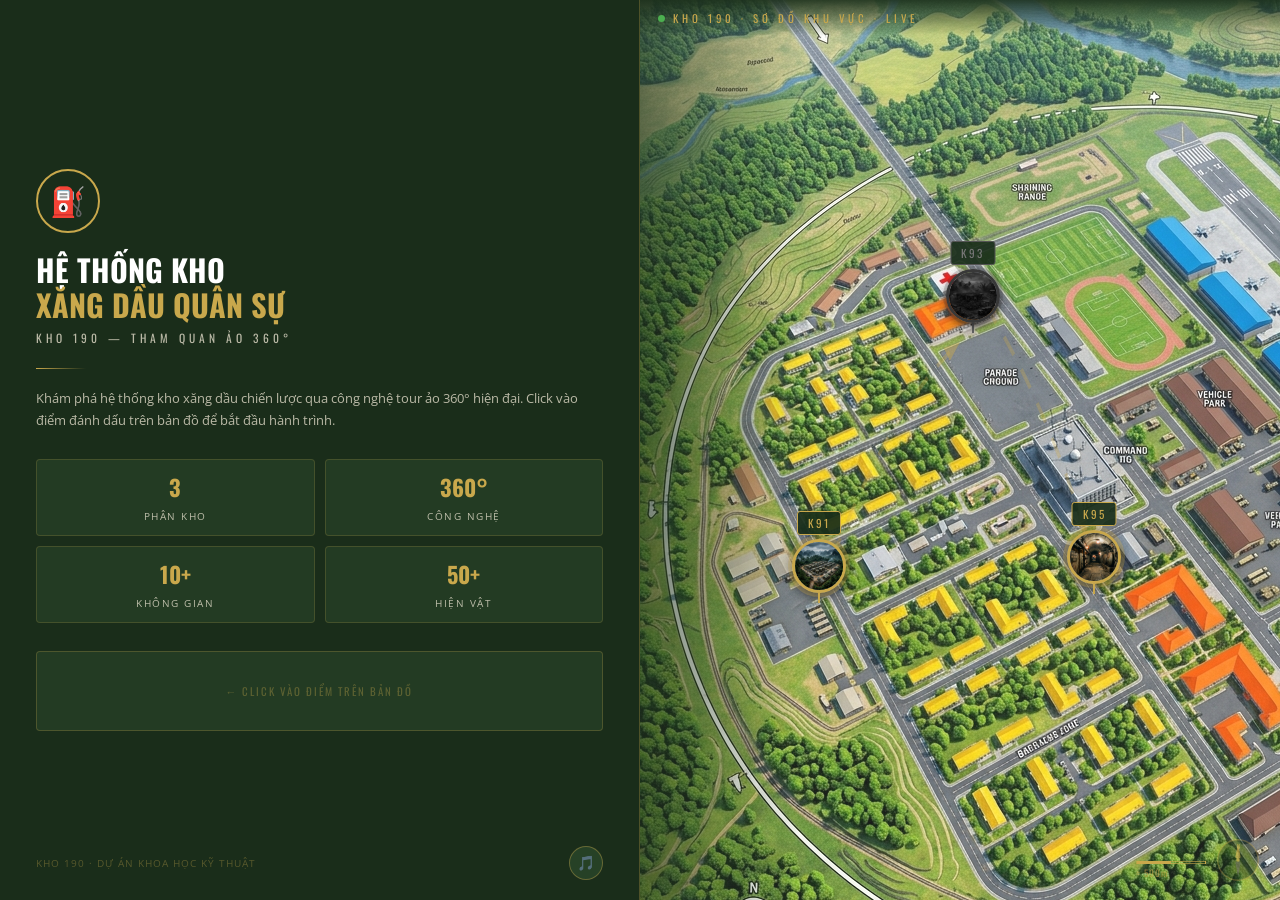
<file: index.html>
<!DOCTYPE html>
<html lang="vi">
<head>
    <meta charset="UTF-8">
    <meta name="viewport" content="width=device-width, initial-scale=1.0">
    <title>Tham Quan Ảo — Hệ Thống Kho Xăng Dầu Quân Sự KHO 190</title>
    <meta name="description" content="Khám phá hệ thống kho xăng dầu quân sự lịch sử qua công nghệ tour ảo 360 độ. Phân kho K91, K93, K95 thuộc Kho 190.">
    <link rel="preconnect" href="https://fonts.googleapis.com">
    <link rel="preconnect" href="https://fonts.gstatic.com" crossorigin>
    <link href="https://fonts.googleapis.com/css2?family=Oswald:wght@400;600;700&family=Open+Sans:wght@400;600&display=swap" rel="stylesheet">
    <style>
        *, *::before, *::after { box-sizing: border-box; margin: 0; padding: 0; }

        :root {
            --army-green: #2d4a2d;
            --army-dark:  #1a2e1a;
            --gold:       #c9a84c;
            --gold-light: #e8c96a;
            --rust:       #8b3a1a;
            --cream:      #f0e8d5;
            --text-muted: rgba(240,232,213,0.75);
        }

        html, body {
            width: 100%; height: 100%;
            overflow: hidden;
            font-family: 'Open Sans', sans-serif;
            background: var(--army-dark);
            color: var(--cream);
        }

        /* ===== LAYOUT: Toàn trang chia 2 cột ===== */
        .page {
            display: grid;
            grid-template-columns: 1fr 1fr;
            grid-template-rows: 100vh;
            height: 100vh;
            width: 100vw;
            overflow: hidden;
        }

        /* ===== CỘT TRÁI — Thông tin & Stats ===== */
        .left-panel {
    position: relative;
    display: flex;
    flex-direction: column;
    justify-content: center;
    padding: 40px 36px;
    background: rgba(26, 46, 26, 0.9);
    border-right: 1px solid rgba(201,168,76,0.3);
    z-index: 2;
    overflow: hidden;
}

        .left-content { position: relative; z-index: 1; }

        .emblem {
            width: 64px; height: 64px;
            border: 2px solid var(--gold);
            border-radius: 50%;
            display: flex; align-items: center; justify-content: center;
            font-size: 1.8rem;
            background: rgba(26,46,26,0.7);
            margin-bottom: 20px;
            animation: glow 3s ease infinite;
        }
        @keyframes glow {
            0%,100% { box-shadow: 0 0 15px rgba(201,168,76,0.3); }
            50%      { box-shadow: 0 0 35px rgba(201,168,76,0.6); }
        }

        .top-label {
            font-family: 'Oswald', sans-serif;
            font-size: 0.65rem; letter-spacing: 5px;
            text-transform: uppercase; color: var(--gold);
            margin-bottom: 10px;
        }

        .main-title {
            font-family: 'Oswald', sans-serif;
            font-size: 1.9rem; font-weight: 700;
            text-transform: uppercase; line-height: 1.15;
            color: #fff; margin-bottom: 6px;
        }
        .main-title span { color: var(--gold); display: block; }

        .sub-title {
            font-family: 'Oswald', sans-serif;
            font-size: 0.72rem; letter-spacing: 4px;
            color: var(--text-muted); margin-bottom: 22px;
        }

        .divider {
            width: 50px; height: 1px;
            background: linear-gradient(to right, var(--gold), transparent);
            margin-bottom: 18px;
        }

        .left-desc {
            font-size: 0.82rem; line-height: 1.7;
            color: var(--text-muted); margin-bottom: 28px;
        }

        /* Stats nhỏ */
        .stats-row {
            display: grid;
            grid-template-columns: repeat(2, 1fr);
            gap: 10px; margin-bottom: 28px;
        }
        .stat-box {
            background: rgba(45,74,45,0.5);
            border: 1px solid rgba(201,168,76,0.2);
            border-radius: 4px; padding: 10px 12px;
            text-align: center;
        }
        .stat-num {
            font-family: 'Oswald', sans-serif;
            font-size: 1.4rem; font-weight: 700;
            color: var(--gold); display: block;
        }
        .stat-lbl {
            font-size: 0.62rem; letter-spacing: 1.5px;
            text-transform: uppercase; color: var(--text-muted);
        }

        /* Info panel — hiện khi hover/click pin */
        .info-panel {
            background: rgba(45,74,45,0.5);
            border: 1px solid rgba(201,168,76,0.25);
            border-radius: 4px;
            padding: 14px 16px;
            min-height: 80px;
            display: flex; flex-direction: column; gap: 4px;
            transition: all 0.3s ease;
        }
        .info-placeholder {
            font-family: 'Oswald', sans-serif;
            font-size: 0.68rem; letter-spacing: 2px;
            color: rgba(201,168,76,0.35);
            text-transform: uppercase;
            text-align: center;
            margin: auto 0;
        }
        .info-id {
            font-family: 'Oswald', sans-serif;
            font-size: 1rem; color: var(--gold); letter-spacing: 2px;
        }
        .info-badge {
            display: inline-block; margin-left: 6px;
            font-size: 0.6rem; letter-spacing: 1px;
            background: rgba(201,168,76,0.15);
            border: 1px solid rgba(201,168,76,0.3);
            color: var(--gold); padding: 1px 6px; border-radius: 2px;
            vertical-align: middle;
        }
        .info-name { font-size: 0.72rem; letter-spacing: 1px; color: var(--text-muted); }
        .info-desc { font-size: 0.78rem; line-height: 1.55; color: var(--text-muted); margin-top: 4px; }
        .info-btn {
            display: inline-block; margin-top: 10px; align-self: flex-start;
            font-family: 'Oswald', sans-serif;
            font-size: 0.72rem; letter-spacing: 2px;
            text-transform: uppercase;
            background: var(--gold); color: var(--army-dark);
            border: none; padding: 7px 16px; border-radius: 3px;
            cursor: pointer; text-decoration: none;
            transition: background 0.2s;
        }
        .info-btn:hover { background: var(--gold-light); }
        .info-btn.disabled { background: #3a3a3a; color: #666; cursor: default; }

        /* Music + footer label */
        .left-footer {
            position: absolute; bottom: 20px; left: 36px; right: 36px;
            display: flex; align-items: center; justify-content: space-between;
            z-index: 1;
        }
        .copy-text {
            font-size: 0.6rem; letter-spacing: 1px;
            color: rgba(201,168,76,0.35);
        }
        .music-btn {
            width: 34px; height: 34px; border-radius: 50%;
            background: rgba(45,74,45,0.7);
            border: 1px solid rgba(201,168,76,0.4);
            color: var(--gold); font-size: 0.9rem; cursor: pointer;
            display: flex; align-items: center; justify-content: center;
            transition: all 0.2s;
        }
        .music-btn:hover { background: var(--gold); color: var(--army-dark); }

        /* ===== CỘT PHẢI — Bản đồ ===== */
        .map-panel {
            position: relative;
            overflow: hidden;
            background: #0e1e0e;
            perspective: 1200px; /* enable 3D perspective */
            }
    .map-panel::after {
        content: '';
        position: absolute;
        inset: 0;
        background: rgba(255,255,255,0.1);
        mix-blend-mode: screen;
        pointer-events: none;
    }

        #map-canvas {
            width: 100%;
            height: 100%;
            display: block;
        }

        /* Overlay gradient trái */
        .map-panel::before {
            content: '';
            position: absolute; inset: 0;
            background: linear-gradient(to right, rgba(26,46,26,0.6) 0%, transparent 25%);
            z-index: 1; pointer-events: none;
        }

        /* Tiêu đề bản đồ */
        .map-topbar {
            position: absolute; top: 0; left: 0; right: 0;
            padding: 10px 18px;
            background: linear-gradient(to bottom, rgba(26,46,26,0.9), transparent);
            display: flex; align-items: center; gap: 8px;
            z-index: 5;
        }
        .map-blink {
            width: 7px; height: 7px; border-radius: 50%;
            background: #4caf50; animation: blink 1.5s ease infinite;
        }
        @keyframes blink {
            0%,100% { opacity: 1; } 50% { opacity: 0.15; }
        }
        .map-topbar-text {
            font-family: 'Oswald', sans-serif;
            font-size: 0.68rem; letter-spacing: 4px;
            text-transform: uppercase; color: var(--gold);
        }

        /* Routes SVG */
        .map-routes {
            position: absolute; inset: 0;
            width: 100%; height: 100%;
            pointer-events: none; z-index: 3;
        }

        /* ===== PINS ===== */
        .map-pin {
            position: absolute; z-index: 10;
            cursor: pointer;
            transform: translate(-50%, -100%);
            transition: transform 0.2s ease;
        }
        .map-pin:hover { transform: translate(-50%, -100%) scale(1.15); }

        /* Avatar ảnh kho */
        .pin-avatar {
            width: 54px; height: 54px;
            border-radius: 50%;
            border: 3px solid var(--gold);
            object-fit: cover;
            display: block;
            margin: 0 auto;
            box-shadow: 0 0 0 4px rgba(201,168,76,0.3), 0 4px 14px rgba(0,0,0,0.7);
            animation: pinPulse 2.2s ease infinite;
            transition: transform 0.2s ease;
        }
        .map-pin:hover .pin-avatar {
            transform: scale(1.1);
        }
        .map-pin.coming-soon .pin-avatar {
            filter: grayscale(1) brightness(0.55);
            border-color: #666;
            box-shadow: 0 0 0 3px rgba(100,100,100,0.2), 0 4px 10px rgba(0,0,0,0.6);
            animation: none;
        }
        @keyframes pinPulse {
            0%,100% { box-shadow: 0 0 0 4px rgba(201,168,76,0.3), 0 4px 14px rgba(0,0,0,0.7); }
            50%      { box-shadow: 0 0 0 10px rgba(201,168,76,0.12), 0 4px 16px rgba(0,0,0,0.7); }
        }
        .pin-tail {
            width: 2px; height: 10px;
            background: var(--gold); margin: 0 auto;
        }
        .map-pin.coming-soon .pin-tail { background: #666; }

        /* Label badge trên pin */
        .pin-badge {
            position: absolute;
            bottom: calc(100% + 4px); left: 50%;
            transform: translateX(-50%);
            font-family: 'Oswald', sans-serif;
            font-size: 0.7rem; letter-spacing: 2px;
            background: rgba(26,46,26,0.92);
            border: 1px solid var(--gold);
            color: var(--gold);
            padding: 3px 10px; border-radius: 3px;
            white-space: nowrap;
        }
        .map-pin.coming-soon .pin-badge {
            border-color: #555; color: #777;
        }

        /* Compass */
        .map-compass {
            position: absolute; bottom: 18px; right: 20px;
            width: 44px; height: 44px; z-index: 5; opacity: 0.65;
        }

        /* Scalebar */
        .map-scalebar {
            position: absolute; bottom: 20px; right: 74px;
            z-index: 5; display: flex; flex-direction: column; gap: 2px;
        }
        .scalebar-line {
            width: 70px; height: 3px;
            background: linear-gradient(to right, var(--gold) 50%, transparent 50%);
            border: 1px solid rgba(201,168,76,0.6);
        }
        .scalebar-txt {
            font-size: 0.58rem; letter-spacing: 1px;
            color: rgba(201,168,76,0.65); font-family: 'Oswald', sans-serif;
        }

        /* ===== RESPONSIVE ===== */
        @media (max-width: 768px) {
            .page {
                grid-template-columns: 1fr;
                grid-template-rows: auto 1fr;
                overflow: auto;
            }
            html, body { overflow: auto; }
            .left-panel { padding: 28px 20px 80px; }
            .map-panel { height: 55vw; min-height: 260px; }
            .map-panel::before { display: none; }
        }
    </style>
</head>
<body>

<audio id="bg-music" src="audio/background_music.mp3" loop></audio>

<div class="page">

    <!-- ===== CỘT TRÁI ===== -->
    <aside class="left-panel">
        <div class="left-content">
            <div class="emblem">⛽</div>
            <h1 class="main-title">
                HỆ THỐNG KHO
                <span>XĂNG DẦU QUÂN SỰ</span>
            </h1>
            <p class="sub-title">KHO 190 — THAM QUAN ẢO 360°</p>
            <div class="divider"></div>
            <p class="left-desc">
                Khám phá hệ thống kho xăng dầu chiến lược qua công nghệ
                tour ảo 360° hiện đại. Click vào điểm đánh dấu trên bản đồ
                để bắt đầu hành trình.
            </p>

            <!-- Stats -->
            <div class="stats-row">
                <div class="stat-box">
                    <span class="stat-num">3</span>
                    <span class="stat-lbl">Phân Kho</span>
                </div>
                <div class="stat-box">
                    <span class="stat-num">360°</span>
                    <span class="stat-lbl">Công Nghệ</span>
                </div>
                <div class="stat-box">
                    <span class="stat-num">10+</span>
                    <span class="stat-lbl">Không Gian</span>
                </div>
                <div class="stat-box">
                    <span class="stat-num">50+</span>
                    <span class="stat-lbl">Hiện Vật</span>
                </div>
            </div>

            <!-- Info panel -->
            <div class="info-panel" id="info-panel">
                <span class="info-placeholder">← Click vào điểm trên bản đồ</span>
            </div>
        </div>

        <div class="left-footer">
            <span class="copy-text">KHO 190 · DỰ ÁN KHOA HỌC KỸ THUẬT</span>
            <button class="music-btn" id="music-btn" title="Nhạc nền">🎵</button>
        </div>
    </aside>

    <!-- ===== CỘT PHẢI — Bản đồ ===== -->
    <section class="map-panel" id="map-panel">

        <div class="map-topbar">
            <div class="map-blink"></div>
            <span class="map-topbar-text">KHO 190 · SƠ ĐỒ KHU VỰC · LIVE</span>
        </div>

                        <img src="images/military_map_3d.png" alt="Bản đồ 3D" class="map-img">

        <!-- Routes SVG -->
        <svg class="map-routes" viewBox="0 0 100 100" preserveAspectRatio="none">
            <defs>
                <marker id="arr" markerWidth="5" markerHeight="3.5" refX="5" refY="1.75" orient="auto">
                    <polygon points="0 0, 5 1.75, 0 3.5" fill="rgba(201,168,76,0.45)"/>
                </marker>
            </defs>
            <path d="M 28,66 Q 38,46 50,38"
                  stroke="rgba(201,168,76,0.3)" stroke-width="0.5"
                  stroke-dasharray="2.5 2" fill="none" marker-end="url(#arr)"/>
            <path d="M 54,34 Q 63,44 70,60"
                  stroke="rgba(201,168,76,0.3)" stroke-width="0.5"
                  stroke-dasharray="2.5 2" fill="none" marker-end="url(#arr)"/>
        </svg>

        <!-- PIN K91 -->
        <div class="map-pin" id="pin-k91" style="left:28%; top:67%;"
             data-id="k91" data-name="PHÂN KHO K91" data-badge="8 phòng"
             data-desc="Phân kho chứa nhiên liệu chiến lược, gồm Khu A và Khu B với đầy đủ hiện vật lịch sử."
             data-url="welcome.html?m=k91" data-icon="🏭">
            <div class="pin-badge">K91</div>
            <img class="pin-avatar" src="images/k91_thumbnail.jpg" alt="K91">
            <div class="pin-tail"></div>
        </div>

        <!-- PIN K93 -->
        <div class="map-pin coming-soon" id="pin-k93" style="left:52%; top:37%;"
             data-id="k93" data-name="PHÂN KHO K93" data-badge="Sắp ra mắt"
             data-desc="Khu phân kho đặc biệt đang trong giai đoạn chuẩn bị nội dung tham quan 360°."
             data-url="welcome.html?m=k93" data-icon="🏗️">
            <div class="pin-badge">K93</div>
            <img class="pin-avatar" src="images/k93_thumbnail.jpg" alt="K93">
            <div class="pin-tail"></div>
        </div>

        <!-- PIN K95 -->
        <div class="map-pin" id="pin-k95" style="left:71%; top:66%;"
             data-id="k95" data-name="PHÂN KHO K95" data-badge="Toàn cảnh"
             data-desc="Hệ thống hầm ngầm bí mật phục vụ dự trữ và phân phối xăng dầu chiến lược."
             data-url="welcome.html?m=k95" data-icon="⛽">
            <div class="pin-badge">K95</div>
            <img class="pin-avatar" src="images/k95_thumbnail.jpg" alt="K95">
            <div class="pin-tail"></div>
        </div>

        <!-- Compass -->
        <div class="map-compass">
            <svg viewBox="0 0 50 50" xmlns="http://www.w3.org/2000/svg">
                <circle cx="25" cy="25" r="23" stroke="rgba(201,168,76,0.5)" stroke-width="1.5" fill="rgba(26,46,26,0.6)"/>
                <polygon points="25,6 28,22 25,25 22,22" fill="#c9a84c"/>
                <polygon points="25,44 28,28 25,25 22,28" fill="#555"/>
                <circle cx="25" cy="25" r="2" fill="#c9a84c"/>
                <text x="25" y="13" text-anchor="middle" fill="#c9a84c" font-size="7" font-family="Oswald">N</text>
            </svg>
        </div>

        <!-- Scalebar -->
        <div class="map-scalebar">
            <div class="scalebar-line"></div>
            <span class="scalebar-txt">≈ 500m</span>
        </div>
    </section>
</div>

<script>
// ===== INTERACTIVE MAP =====
const infoPanel = document.getElementById('info-panel');

document.querySelectorAll('.map-pin').forEach(pin => {
    const isComingSoon = pin.classList.contains('coming-soon');

    pin.addEventListener('mouseenter', () => updateInfo(pin));
    pin.addEventListener('click', () => {
        if (!isComingSoon && pin.dataset.url) {
            window.location.href = pin.dataset.url;
        }
    });
});

// Reset khi click ra ngoài
document.getElementById('map-panel').addEventListener('click', e => {
    if (!e.target.closest('.map-pin')) {
        infoPanel.innerHTML = '<span class="info-placeholder">← Click vào điểm trên bản đồ</span>';
    }
});

function updateInfo(pin) {
    const isComingSoon = pin.classList.contains('coming-soon');
    const btnHtml = isComingSoon
        ? `<span class="info-btn disabled">Đang chuẩn bị</span>`
        : `<a href="${pin.dataset.url}" class="info-btn">Vào Tham Quan →</a>`;

    infoPanel.innerHTML = `
        <div class="info-id">
            ${pin.dataset.id.toUpperCase()}
            <span class="info-badge">${pin.dataset.badge}</span>
        </div>
        <div class="info-name">${pin.dataset.name}</div>
        <div class="info-desc">${pin.dataset.desc}</div>
        ${btnHtml}
    `;
}

// ===== NHẠC NỀN =====
const music = document.getElementById('bg-music');
const musicBtn = document.getElementById('music-btn');
music.volume = 0.3;
let playing = false;

musicBtn.addEventListener('click', () => {
    playing ? (music.pause(), musicBtn.textContent = '🔇') : (music.play(), musicBtn.textContent = '🎵');
    playing = !playing;
    sessionStorage.setItem('bgMusicPlaying', playing ? '1' : '0');
});

if (sessionStorage.getItem('bgMusicPlaying') === '1') {
    music.play().then(() => { playing = true; }).catch(() => {});
}
</script>
    
    
</body>
</html>
</file>
